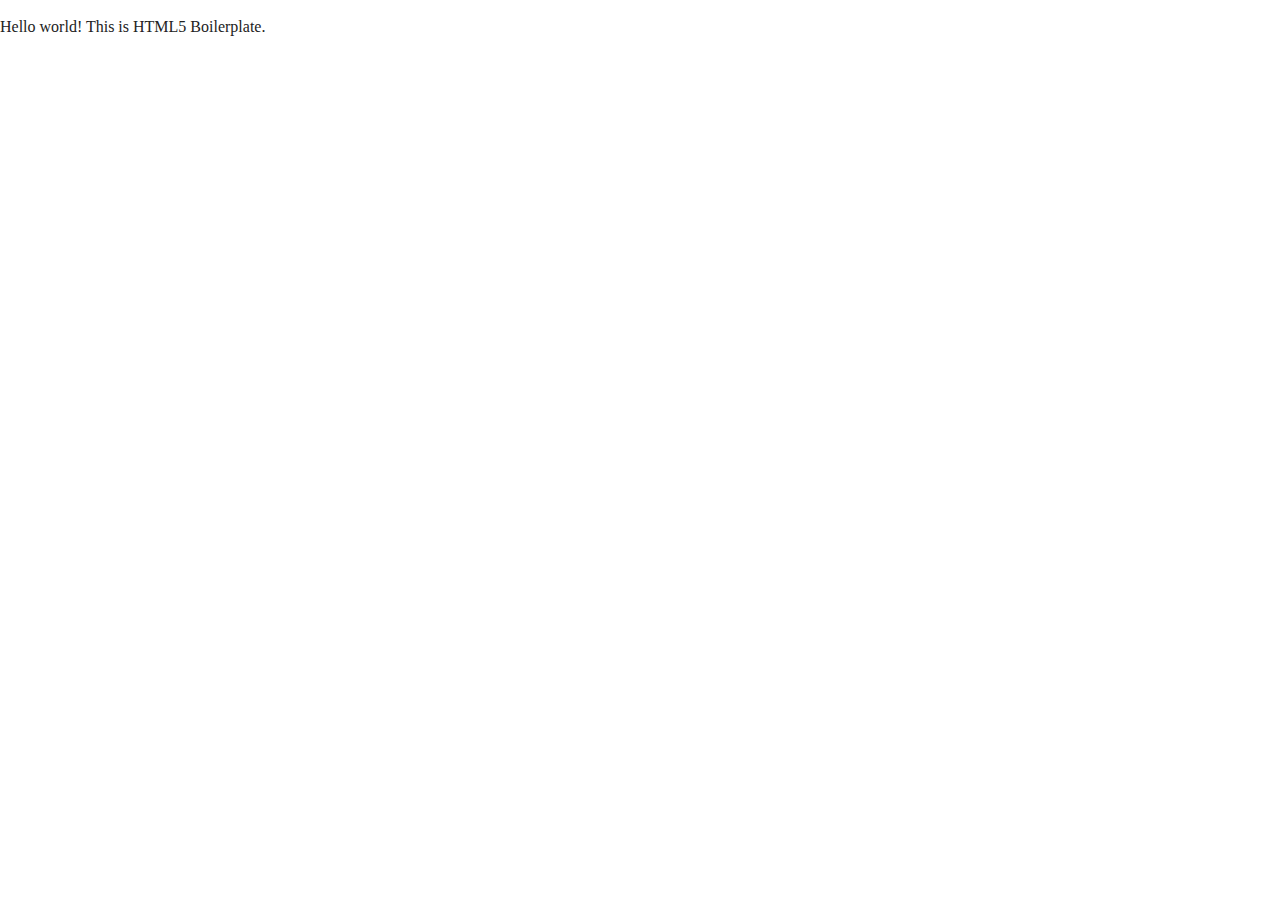
<file: src/main/webapp/index.html>
<!doctype html>
<html class="no-js" lang="">
    <head>
        <meta charset="utf-8">
        <meta http-equiv="x-ua-compatible" content="ie=edge">
        <title></title>
        <meta name="description" content="">
        <meta name="viewport" content="width=device-width, initial-scale=1">

        <link rel="manifest" href="site.webmanifest">
        <link rel="apple-touch-icon" href="icon.png">
        <!-- Place favicon.ico in the root directory -->
<!--new edit -->
        <link rel="stylesheet" href="css/normalize.css">
        <link rel="stylesheet" href="css/main.css">
    </head>
    <body>
        <!--[if lte IE 9]>
            <p class="browserupgrade">You are using an <strong>outdated</strong> browser. Please <a href="https://browsehappy.com/">upgrade your browser</a> to improve your experience and security.</p>
        <![endif]-->

        <!-- Add your site or application content here -->
        <p>Hello world! This is HTML5 Boilerplate.</p>
        <script src="js/vendor/modernizr-3.5.0.min.js"></script>
        <script src="https://code.jquery.com/jquery-3.2.1.min.js" integrity="sha256-hwg4gsxgFZhOsEEamdOYGBf13FyQuiTwlAQgxVSNgt4=" crossorigin="anonymous"></script>
        <script>window.jQuery || document.write('<script src="js/vendor/jquery-3.2.1.min.js"><\/script>')</script>
        <script src="js/plugins.js"></script>
        <script src="js/main.js"></script>

        <!-- Google Analytics: change UA-XXXXX-Y to be your site's ID. -->
        <script>
            window.ga=function(){ga.q.push(arguments)};ga.q=[];ga.l=+new Date;
            ga('create','UA-XXXXX-Y','auto');ga('send','pageview')
        </script>
        <script src="https://www.google-analytics.com/analytics.js" async defer></script>
    </body>
</html>
</file>
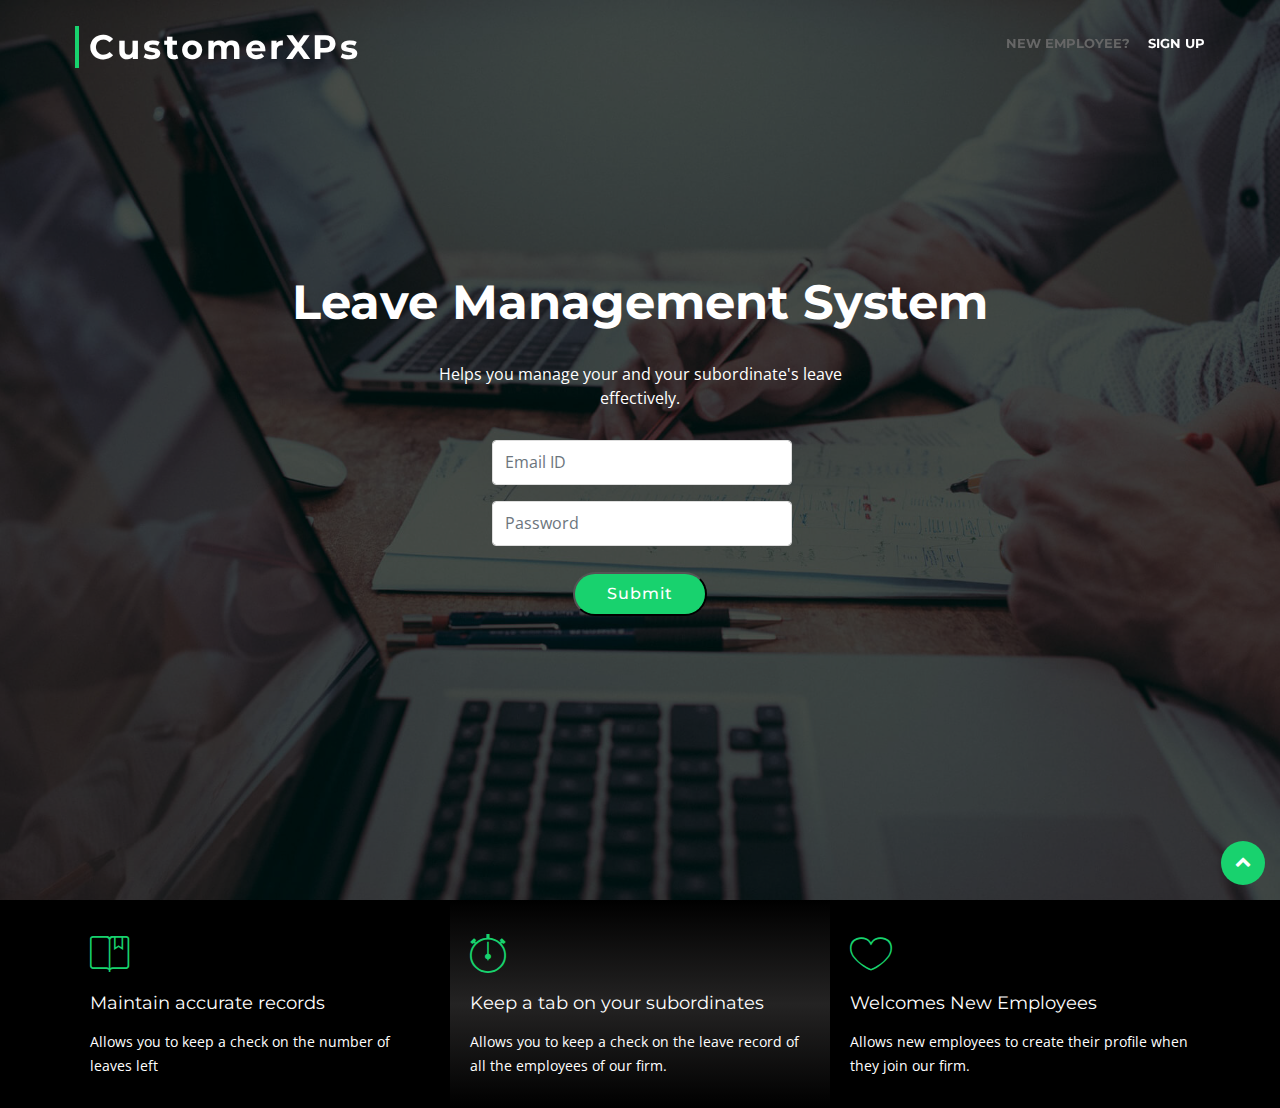
<file: src/main/webapp/Home.html>
<!DOCTYPE html>
<html lang="en">

<head>
    <meta charset="utf-8">
    <title>Leave Management System</title>
    <meta content="width=device-width, initial-scale=1.0" name="viewport">
    <meta content="" name="keywords">
    <meta content="" name="description">

    <link href="img/favicon.png" rel="icon">
    <link href="img/apple-touch-icon.png" rel="apple-touch-icon">
    <link href="https://fonts.googleapis.com/css?family=Open+Sans:300,300i,400,400i,700,700i|Montserrat:300,400,500,700" rel="stylesheet">
    <link href="lib/bootstrap/css/bootstrap.min.css" rel="stylesheet">
    <link href="lib/font-awesome/css/font-awesome.min.css" rel="stylesheet">
    <link href="lib/animate/animate.min.css" rel="stylesheet">
    <link href="lib/ionicons/css/ionicons.min.css" rel="stylesheet">
    <link href="lib/owlcarousel/assets/owl.carousel.min.css" rel="stylesheet">
    <link href="lib/lightbox/css/lightbox.min.css" rel="stylesheet">
    <link href="css/style.css" rel="stylesheet">

    <script src="lib/jquery/jquery.min.js"></script>
    <script src="lib/jquery/jquery-migrate.min.js"></script>
    <script src="lib/bootstrap/js/bootstrap.bundle.min.js"></script>
    <script src="lib/easing/easing.min.js"></script>
    <script src="lib/wow/wow.min.js"></script>
    <script src="lib/waypoints/waypoints.min.js"></script>
    <script src="lib/counterup/counterup.min.js"></script>
    <script src="lib/isotope/isotope.pkgd.min.js"></script>
    <script src="lib/lightbox/js/lightbox.min.js"></script>
    <script src="lib/touchSwipe/jquery.touchSwipe.min.js"></script>
    <script src="js/main.js"></script>
    <script type="text/javascript">
        function validate(){

            var email = document.forms["login"]["emailid"].value;
            var pass = document.forms["login"]["password"].value;

            return (!isEmpty(email, "Email ID")) && (!isEmpty(pass, "Password"));
        }
        function isEmpty(elemValue, field){

            if((elemValue === "") || (elemValue == null)){
                alert("Please enter the " + field);
                return true;
            }
            else{
                return false;
            }
        }

    </script>

</head>

<body>

<header id="header">
    <div class="container-fluid">

        <div id="logo" class="pull-left">
            <h1><a href="#intro" class="scrollto">CustomerXPs</a></h1>
        </div>
        <nav id="nav-menu-container">
            <ul class="nav-menu">
                <li><a>New Employee?</a></li>
                <li>
                    <form action="managerNames" method="POST" >
                        <button type="submit" id="signuplink" value="Sign Up">SIGN UP</button>
                    </form>
                </li>
            </ul>
        </nav>
    </div>
</header>
<section id="intro">
    <div class="intro-container">
        <div id="introCarousel" class="carousel  slide carousel-fade" data-ride="carousel">
            <div class="carousel-inner" role="listbox">
                <div class="carousel-item active" style="background-image: url('img/intro-carousel/2.jpg');">
                    <div class="carousel-container">
                        <div class="carousel-content">
                            <h2>Leave Management System</h2>
                            <p>Helps you manage your and your subordinate's leave effectively.</p>
                            <form name="login" action="login" method="POST">
                            <div class="form-group">
                                <input type="text" name="email" id="email" tabindex="1" class="form-control" placeholder="Email ID" value="">
                            </div>
                            <div class="form-group">
                                <input type="password" name="password" id="password" tabindex="2" class="form-control" placeholder="Password">
                            </div>
                                <input type="submit" class="btn-get-started scrollto" name="loginbtn" onclick="validate()">
                            </form>
                        </div>
                    </div>
                </div>
            </div>
        </div>
    </div>
</section>

<main id="main">
    <section id="featured-services">
        <div class="container">
            <div class="row">
                <div class="col-lg-4 box">
                    <i class="ion-ios-bookmarks-outline"></i>
                    <h4 class="title"><a href="">Maintain accurate records</a></h4>
                    <p class="description">Allows you to keep a check on the number of leaves left</p>
                </div>
                <div class="col-lg-4 box box-bg">
                    <i class="ion-ios-stopwatch-outline"></i>
                    <h4 class="title"><a href="">Keep a tab on your subordinates</a></h4>
                    <p class="description">Allows you to keep a check on the leave record of all the employees of our firm.</p>
                </div>
                <div class="col-lg-4 box">
                    <i class="ion-ios-heart-outline"></i>
                    <h4 class="title"><a href="">Welcomes New Employees</a></h4>
                    <p class="description">Allows new employees to create their profile when they join our firm.</p>
                </div>
            </div>
        </div>
    </section>
</main>

<a href="#" class="back-to-top"><i class="fa fa-chevron-up"></i></a>

</body>
</html>
</file>
<file: src/main/webapp/css/main.css>
/*! HTML5 Boilerplate v6.0.1 | MIT License | https://html5boilerplate.com/ */

/*
 * What follows is the result of much research on cross-browser styling.
 * Credit left inline and big thanks to Nicolas Gallagher, Jonathan Neal,
 * Kroc Camen, and the H5BP dev community and team.
 */

/* ==========================================================================
   Base styles: opinionated defaults
   ========================================================================== */

html {
    color: #222;
    font-size: 1em;
    line-height: 1.4;
}

/*
 * Remove text-shadow in selection highlight:
 * https://twitter.com/miketaylr/status/12228805301
 *
 * Vendor-prefixed and regular ::selection selectors cannot be combined:
 * https://stackoverflow.com/a/16982510/7133471
 *
 * Customize the background color to match your design.
 */

::-moz-selection {
    background: #b3d4fc;
    text-shadow: none;
}

::selection {
    background: #b3d4fc;
    text-shadow: none;
}

/*
 * A better looking default horizontal rule
 */

hr {
    display: block;
    height: 1px;
    border: 0;
    border-top: 1px solid #ccc;
    margin: 1em 0;
    padding: 0;
}

/*
 * Remove the gap between audio, canvas, iframes,
 * images, videos and the bottom of their containers:
 * https://github.com/h5bp/html5-boilerplate/issues/440
 */

audio,
canvas,
iframe,
img,
svg,
video {
    vertical-align: middle;
}

/*
 * Remove default fieldset styles.
 */

fieldset {
    border: 0;
    margin: 0;
    padding: 0;
}

/*
 * Allow only vertical resizing of textareas.
 */

textarea {
    resize: vertical;
}

/* ==========================================================================
   Browser Upgrade Prompt
   ========================================================================== */

.browserupgrade {
    margin: 0.2em 0;
    background: #ccc;
    color: #000;
    padding: 0.2em 0;
}

/* ==========================================================================
   Author's custom styles
   ========================================================================== */

















/* ==========================================================================
   Helper classes
   ========================================================================== */

/*
 * Hide visually and from screen readers
 */

.hidden {
    display: none !important;
}

/*
 * Hide only visually, but have it available for screen readers:
 * https://snook.ca/archives/html_and_css/hiding-content-for-accessibility
 *
 * 1. For long content, line feeds are not interpreted as spaces and small width
 *    causes content to wrap 1 word per line:
 *    https://medium.com/@jessebeach/beware-smushed-off-screen-accessible-text-5952a4c2cbfe
 */

.visuallyhidden {
    border: 0;
    clip: rect(0 0 0 0);
    -webkit-clip-path: inset(50%);
    clip-path: inset(50%);
    height: 1px;
    margin: -1px;
    overflow: hidden;
    padding: 0;
    position: absolute;
    width: 1px;
    white-space: nowrap; /* 1 */
}

/*
 * Extends the .visuallyhidden class to allow the element
 * to be focusable when navigated to via the keyboard:
 * https://www.drupal.org/node/897638
 */

.visuallyhidden.focusable:active,
.visuallyhidden.focusable:focus {
    clip: auto;
    -webkit-clip-path: none;
    clip-path: none;
    height: auto;
    margin: 0;
    overflow: visible;
    position: static;
    width: auto;
    white-space: inherit;
}

/*
 * Hide visually and from screen readers, but maintain layout
 */

.invisible {
    visibility: hidden;
}

/*
 * Clearfix: contain floats
 *
 * For modern browsers
 * 1. The space content is one way to avoid an Opera bug when the
 *    `contenteditable` attribute is included anywhere else in the document.
 *    Otherwise it causes space to appear at the top and bottom of elements
 *    that receive the `clearfix` class.
 * 2. The use of `table` rather than `block` is only necessary if using
 *    `:before` to contain the top-margins of child elements.
 */

.clearfix:before,
.clearfix:after {
    content: " "; /* 1 */
    display: table; /* 2 */
}

.clearfix:after {
    clear: both;
}

/* ==========================================================================
   EXAMPLE Media Queries for Responsive Design.
   These examples override the primary ('mobile first') styles.
   Modify as content requires.
   ========================================================================== */

@media only screen and (min-width: 35em) {
    /* Style adjustments for viewports that meet the condition */
}

@media print,
       (-webkit-min-device-pixel-ratio: 1.25),
       (min-resolution: 1.25dppx),
       (min-resolution: 120dpi) {
    /* Style adjustments for high resolution devices */
}

/* ==========================================================================
   Print styles.
   Inlined to avoid the additional HTTP request:
   http://www.phpied.com/delay-loading-your-print-css/
   ========================================================================== */

@media print {
    *,
    *:before,
    *:after {
        background: transparent !important;
        color: #000 !important; /* Black prints faster:
                                   http://www.sanbeiji.com/archives/953 */
        box-shadow: none !important;
        text-shadow: none !important;
    }

    a,
    a:visited {
        text-decoration: underline;
    }

    a[href]:after {
        content: " (" attr(href) ")";
    }

    abbr[title]:after {
        content: " (" attr(title) ")";
    }

    /*
     * Don't show links that are fragment identifiers,
     * or use the `javascript:` pseudo protocol
     */

    a[href^="#"]:after,
    a[href^="javascript:"]:after {
        content: "";
    }

    pre {
        white-space: pre-wrap !important;
    }
    pre,
    blockquote {
        border: 1px solid #999;
        page-break-inside: avoid;
    }

    /*
     * Printing Tables:
     * http://css-discuss.incutio.com/wiki/Printing_Tables
     */

    thead {
        display: table-header-group;
    }

    tr,
    img {
        page-break-inside: avoid;
    }

    p,
    h2,
    h3 {
        orphans: 3;
        widows: 3;
    }

    h2,
    h3 {
        page-break-after: avoid;
    }
}
</file>
<file: src/main/webapp/css/style.css>
body {
  background: #fff;
  color: #666666;
  font-family: "Open Sans", sans-serif;
}

a {
  color: #18d26e;
  transition: 0.5s;
}

a:hover, a:active, a:focus {
  color: #18d36e;
  outline: none;
  text-decoration: none;
}

p {
  padding: 0;
  margin: 0 0 30px 0;
}

h1, h2, h3, h4, h5, h6 {
  font-family: "Montserrat", sans-serif;
  font-weight: 400;
  margin: 0 0 20px 0;
  padding: 0;
}

/* Back to top button */
.back-to-top {
  position: fixed;
  display: none;
  background: #18d26e;
  color: #fff;
  display: inline-block;
  width: 44px;
  height: 44px;
  text-align: center;
  line-height: 1;
  font-size: 16px;
  border-radius: 50%;
  right: 15px;
  bottom: 15px;
  transition: background 0.5s;
  z-index: 11;
}

.back-to-top i {
  padding-top: 12px;
  color: #fff;
}

@media (max-width: 768px) {
  .back-to-top {
    bottom: 15px;
  }
}

#signupform a:hover{
  color: #18d36e;
}
#header {
  padding: 30px 0;
  height: 92px;
  position: fixed;
  left: 0;
  top: 0;
  right: 0;
  transition: all 0.5s;
  z-index: 997;
}

#header.header-scrolled {
  background: rgba(0, 0, 0, 0.9);
  padding: 20px 0;
  height: 72px;
  transition: all 0.5s;
}

#header #logo {
  float: left;
}

#signuplink {
  background:none!important;
  border:none;
  padding:0!important;
  font-family:"Montserrat", sans-serif;
  cursor:pointer;
  color: white;
  font-weight: bold;
  font-size: small;
}

#header #signuplink:hover{
  color: #18d26e;
}

@media (min-width: 1024px) {
  #header #logo {
    padding-left: 60px;
  }
}

#header #logo h1 {
  font-size: 34px;
  margin: 0;
  padding: 0;
  line-height: 1;
  font-family: "Montserrat", sans-serif;
  font-weight: 700;
  letter-spacing: 3px;
}

#header #logo h1 a, #header #logo h1 a:hover {
  color: #fff;
  padding-left: 10px;
  border-left: 4px solid #18d26e;
}

#header #logo img {
  padding: 0;
  margin: 0;
}

@media (max-width: 768px) {
  #header #logo h1 {
    font-size: 28px;
  }
  #header #logo img {
    max-height: 40px;
  }
}

#intro {
  display: table;
  width: 100%;
  height: 100vh;
  background: #000;
}

#intro .carousel-item {
  width: 100%;
  height: 100vh;
  background-size: cover;
  background-position: center;
  background-repeat: no-repeat;
}

#intro .carousel-item::before {
  content: '';
  background-color: rgba(0, 0, 0, 0.7);
  position: absolute;
  height: 100%;
  width: 100%;
  top: 0;
  right: 0;
  left: 0;
  bottom: 0;
}

#intro .carousel-container {
  display: flex;
  justify-content: center;
  align-items: center;
  position: absolute;
  bottom: 0;
  top: 0;
  left: 0;
  right: 0;
}

#intro .carousel-content {
  text-align: center;
}

#intro h2 {
  color: #fff;
  margin-bottom: 30px;
  font-size: 48px;
  font-weight: 700;
}

@media (max-width: 768px) {
  #intro h2 {
    font-size: 28px;
  }
}

#intro p {
  width: 80%;
  margin: 0 auto 30px auto;
  color: #fff;
}

@media (min-width: 1024px) {
  #intro p {
    width: 60%;
  }
}

#intro .carousel-fade .carousel-inner .carousel-item {
  -webkit-transition-property: opacity;
  transition-property: opacity;
}

#intro .carousel-fade .carousel-inner .carousel-item,
#intro .carousel-fade .carousel-inner .active.carousel-item-left,
#intro .carousel-fade .carousel-inner .active.carousel-item-right {
  opacity: 0;
}

#intro .carousel-fade .carousel-inner .active,
#intro .carousel-fade .carousel-inner .carousel-item-next.carousel-item-left,
#intro .carousel-fade .carousel-inner .carousel-item-prev.carousel-item-right {
  opacity: 1;
  transition: 0.5s;
}

#intro .carousel-fade .carousel-inner .carousel-item-next,
#intro .carousel-fade .carousel-inner .carousel-item-prev,
#intro .carousel-fade .carousel-inner .active.carousel-item-left,
#intro .carousel-fade .carousel-inner .active.carousel-item-right {
  left: 0;
  -webkit-transform: translate3d(0, 0, 0);
  transform: translate3d(0, 0, 0);
}

#intro .carousel-control-prev, #intro .carousel-control-next {
  width: 10%;
}

@media (min-width: 1024px) {
  #intro .carousel-control-prev, #intro .carousel-control-next {
    width: 5%;
  }
}

#intro .carousel-control-next-icon, #intro .carousel-control-prev-icon {
  background: none;
  font-size: 32px;
  line-height: 1;
}

#intro .carousel-indicators li {
  cursor: pointer;
}

#intro .btn-get-started {
  font-family: "Montserrat", sans-serif;
  font-weight: 500;
  font-size: 16px;
  letter-spacing: 1px;
  display: inline-block;
  padding: 8px 32px;
  border-radius: 50px;
  transition: 0.5s;
  margin: 10px;
  color: #fff;
  background: #18d26e;
}

#intro .btn-get-started:hover {
  background: #fff;
  color: #18d26e;
}

input[type="text"],input[type="password"] {
    height: 45px;
    width: 300px;
    border: 1px solid #ddd;
    font-size: 16px;
    -webkit-transition: all 0.1s linear;
    -moz-transition: all 0.1s linear;
    transition: all 0.1s linear;
    margin-left: 200px;
}

.nav-menu, .nav-menu * {
  margin: 0;
  padding: 0;
  list-style: none;
}

.nav-menu ul {
  position: absolute;
  display: none;
  top: 100%;
  left: 0;
  z-index: 99;
}

.nav-menu li {
  position: relative;
  white-space: nowrap;
}

.nav-menu > li {
  float: left;
}

.nav-menu li:hover > ul,
.nav-menu li.sfHover > ul {
  display: block;
}

.nav-menu ul ul {
  top: 0;
  left: 100%;
}

.nav-menu ul li {
  min-width: 180px;
}

/* Nav Menu Arrows */
.sf-arrows .sf-with-ul {
  padding-right: 30px;
}

.sf-arrows .sf-with-ul:after {
  content: "\f107";
  position: absolute;
  right: 15px;
  font-family: FontAwesome;
  font-style: normal;
  font-weight: normal;
}

.sf-arrows ul .sf-with-ul:after {
  content: "\f105";
}

/* Nav Meu Container */
#nav-menu-container {
  float: right;
  margin: 0;
}

@media (min-width: 1024px) {
  #nav-menu-container {
    padding-right: 60px;
  }
}

@media (max-width: 768px) {
  #nav-menu-container {
    display: none;
  }
}

/* Nav Meu Styling */
.nav-menu a {
  padding: 0 8px 10px 8px;
  text-decoration: none;
  display: inline-block;
  color: #fff;
  font-family: "Montserrat", sans-serif;
  font-weight: 700;
  font-size: 13px;
  text-transform: uppercase;
  outline: none;
}

.nav-menu li:hover > a, .nav-menu > .menu-active > a {
  color: #18d26e;
}

.nav-menu > li {
  margin-left: 10px;
}

.nav-menu ul {
  margin: 4px 0 0 0;
  padding: 10px;
  box-shadow: 0px 0px 30px rgba(127, 137, 161, 0.25);
  background: #fff;
}

.nav-menu ul li {
  transition: 0.3s;
}

.nav-menu ul li a {
  padding: 10px;
  color: #333;
  transition: 0.3s;
  display: block;
  font-size: 13px;
  text-transform: none;
}

.nav-menu ul li:hover > a {
  color: #18d26e;
}

.nav-menu ul ul {
  margin: 0;
}

/* Mobile Nav Toggle */
#mobile-nav-toggle {
  position: fixed;
  right: 0;
  top: 0;
  z-index: 999;
  margin: 20px 20px 0 0;
  border: 0;
  background: none;
  font-size: 24px;
  display: none;
  transition: all 0.4s;
  outline: none;
  cursor: pointer;
}

#mobile-nav-toggle i {
  color: #fff;
}

@media (max-width: 768px) {
  #mobile-nav-toggle {
    display: inline;
  }
}

/* Mobile Nav Styling */
#mobile-nav {
  position: fixed;
  top: 0;
  padding-top: 18px;
  bottom: 0;
  z-index: 998;
  background: rgba(0, 0, 0, 0.8);
  left: -260px;
  width: 260px;
  overflow-y: auto;
  transition: 0.4s;
}

#mobile-nav ul {
  padding: 0;
  margin: 0;
  list-style: none;
}

#mobile-nav ul li {
  position: relative;
}

#mobile-nav ul li a {
  color: #fff;
  font-size: 13px;
  text-transform: uppercase;
  overflow: hidden;
  padding: 10px 22px 10px 15px;
  position: relative;
  text-decoration: none;
  width: 100%;
  display: block;
  outline: none;
  font-weight: 700;
  font-family: "Montserrat", sans-serif;
}

#mobile-nav ul li a:hover {
  color: #fff;
}

#mobile-nav ul li li {
  padding-left: 30px;
}

#mobile-nav ul .menu-has-children i {
  position: absolute;
  right: 0;
  z-index: 99;
  padding: 15px;
  cursor: pointer;
  color: #fff;
}

#mobile-nav ul .menu-has-children i.fa-chevron-up {
  color: #18d26e;
}

#mobile-nav ul .menu-has-children li a {
  text-transform: none;
}

#mobile-nav ul .menu-item-active {
  color: #18d26e;
}

#mobile-body-overly {
  width: 100%;
  height: 100%;
  z-index: 997;
  top: 0;
  left: 0;
  position: fixed;
  background: rgba(0, 0, 0, 0.7);
  display: none;
}

/* Mobile Nav body classes */
body.mobile-nav-active {
  overflow: hidden;
}

body.mobile-nav-active #mobile-nav {
  left: 0;
}

body.mobile-nav-active #mobile-nav-toggle {
  color: #fff;
}

.section-header h3 {
  font-size: 32px;
  color: #111;
  text-transform: uppercase;
  text-align: center;
  font-weight: 700;
  position: relative;
  padding-bottom: 15px;
}

.section-header h3::before {
  content: '';
  position: absolute;
  display: block;
  width: 120px;
  height: 1px;
  background: #ddd;
  bottom: 1px;
  left: calc(50% - 60px);
}

.section-header h3::after {
  content: '';
  position: absolute;
  display: block;
  width: 40px;
  height: 3px;
  background: #18d26e;
  bottom: 0;
  left: calc(50% - 20px);
}

.section-header p {
  text-align: center;
  padding-bottom: 30px;
  color: #333;
}

/* Section with background
--------------------------------*/
.section-bg {
  background: #f7f7f7;
}

/* Featured Services Section
--------------------------------*/
#featured-services {
  background: #000;
}

#featured-services .box {
  padding: 30px 20px;
}

#featured-services .box-bg {
  background-image: linear-gradient(0deg, #000000 0%, #242323 50%, #000000 100%);
}

#featured-services i {
  color: #18d26e;
  font-size: 48px;
  display: inline-block;
  line-height: 1;
}

#featured-services h4 {
  font-weight: 400;
  margin: 15px 0;
  font-size: 18px;
}

#featured-services h4 a {
  color: #fff;
}

#featured-services h4 a:hover {
  color: #18d26e;
}

#featured-services p {
  font-size: 14px;
  line-height: 24px;
  color: #fff;
  margin-bottom: 0;
}

/* About Us Section
--------------------------------*/
#about {
  background: url("../img/about-bg.jpg") center top no-repeat fixed;
  background-size: cover;
  padding: 60px 0 40px 0;
  position: relative;
}

#about::before {
  content: '';
  position: absolute;
  left: 0;
  right: 0;
  top: 0;
  bottom: 0;
  background: rgba(255, 255, 255, 0.92);
  z-index: 9;
}

#about .container {
  position: relative;
  z-index: 10;
}

#about .about-col {
  background: #fff;
  border-radius: 0 0 4px 4px;
  box-shadow: 0px 2px 12px rgba(0, 0, 0, 0.08);
  margin-bottom: 20px;
}

#about .about-col .img {
  position: relative;
}

#about .about-col .img img {
  border-radius: 4px 4px 0 0;
}

#about .about-col .icon {
  width: 64px;
  height: 64px;
  padding-top: 8px;
  text-align: center;
  position: absolute;
  background-color: #18d26e;
  border-radius: 50%;
  text-align: center;
  border: 4px solid #fff;
  left: calc( 50% - 32px);
  bottom: -30px;
  transition: 0.3s;
}

#about .about-col i {
  font-size: 36px;
  line-height: 1;
  color: #fff;
  transition: 0.3s;
}

#about .about-col:hover .icon {
  background-color: #fff;
}

#about .about-col:hover i {
  color: #18d26e;
}

#about .about-col h2 {
  color: #000;
  text-align: center;
  font-weight: 700;
  font-size: 20px;
  padding: 0;
  margin: 40px 0 12px 0;
}

#about .about-col h2 a {
  color: #000;
}

#about .about-col h2 a:hover {
  color: #18d26e;
}

#about .about-col p {
  font-size: 14px;
  line-height: 24px;
  color: #333;
  margin-bottom: 0;
  padding: 0 20px 20px 20px;
}

/* Services Section
--------------------------------*/
#services {
  background: #fff;
  background-size: cover;
  padding: 60px 0 40px 0;
}

#services .box {
  margin-bottom: 30px;
}

#services .icon {
  float: left;
}

#services .icon i {
  color: #18d26e;
  font-size: 36px;
  line-height: 1;
  transition: 0.5s;
}

#services .title {
  margin-left: 60px;
  font-weight: 700;
  margin-bottom: 15px;
  font-size: 18px;
}

#services .title a {
  color: #111;
}

#services .box:hover .title a {
  color: #18d26e;
}

#services .description {
  font-size: 14px;
  margin-left: 60px;
  line-height: 24px;
  margin-bottom: 0;
}

/* Call To Action Section
--------------------------------*/
#call-to-action {
  background: linear-gradient(rgba(0, 142, 99, 0.1), rgba(0, 0, 0, 0.1)), url(../img/call-to-action-bg.jpg) fixed center center;
  background-size: cover;
  padding: 60px 0;
}

#call-to-action h3 {
  color: #fff;
  font-size: 28px;
  font-weight: 700;
}

#call-to-action p {
  color: #fff;
}

#call-to-action .cta-btn {
  font-family: "Montserrat", sans-serif;
  text-transform: uppercase;
  font-weight: 500;
  font-size: 16px;
  letter-spacing: 1px;
  display: inline-block;
  padding: 8px 28px;
  border-radius: 25px;
  transition: 0.5s;
  margin-top: 10px;
  border: 2px solid #fff;
  color: #fff;
}

#call-to-action .cta-btn:hover {
  background: #18d26e;
  border: 2px solid #18d26e;
}

/* Call To Action Section
--------------------------------*/
#skills {
  padding: 60px 0;
}

#skills .progress {
  height: 35px;
  margin-bottom: 10px;
}

#skills .progress .skill {
  font-family: "Open Sans", sans-serif;
  line-height: 35px;
  padding: 0;
  margin: 0 0 0 20px;
  text-transform: uppercase;
}

#skills .progress .skill .val {
  float: right;
  font-style: normal;
  margin: 0 20px 0 0;
}

#skills .progress-bar {
  width: 1px;
  text-align: left;
  transition: .9s;
}
</file>
